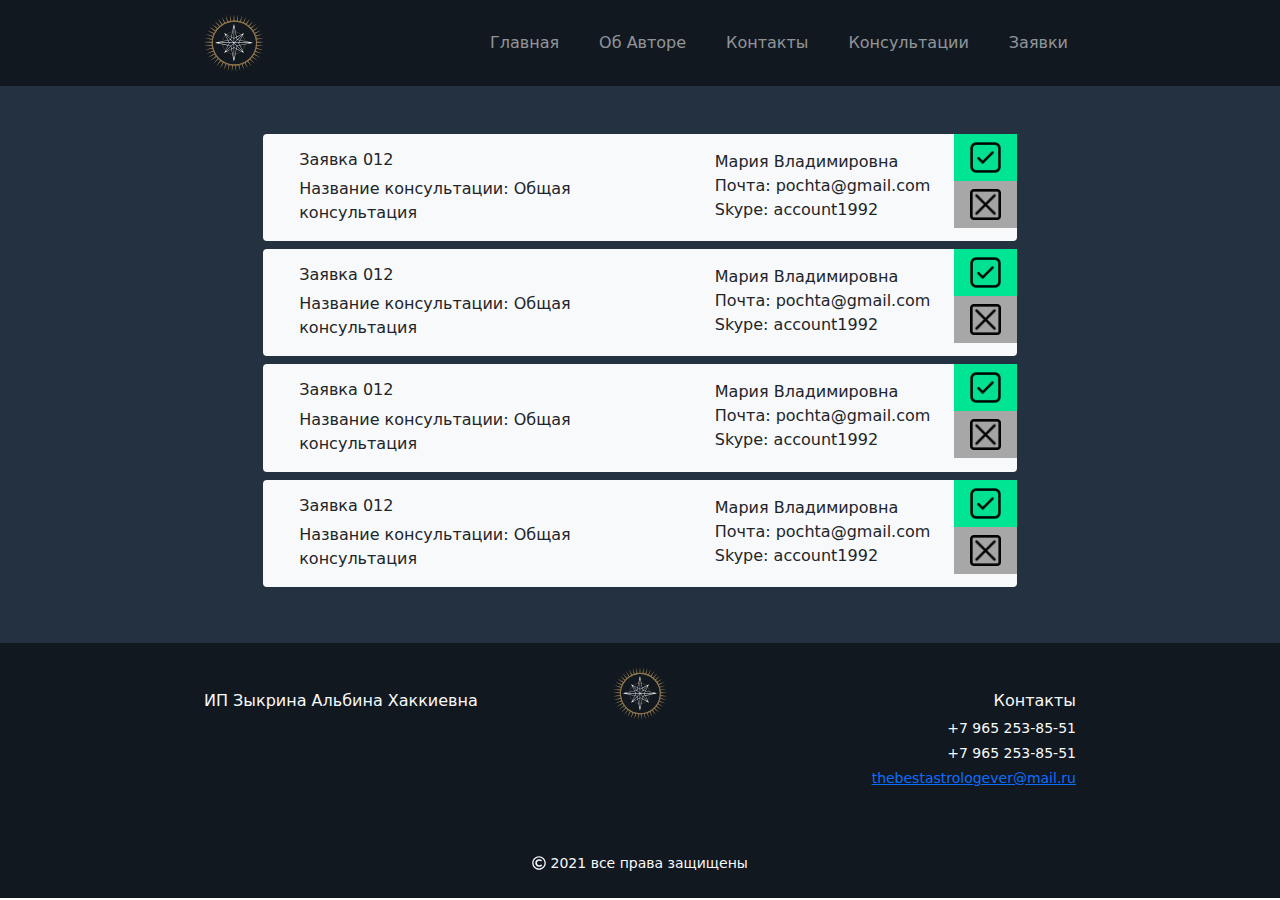
<file: applicationspage.html>
<!DOCTYPE html>
<html>
	<head>
		<meta charset="utf-8">
		<meta name="viewport" content="width=device-width, initial-scale=1">
		<title></title>
    <link rel="stylesheet" href="css/bootstrap.min.css">
    <link rel="stylesheet" href="css/style.css">
    <script defer src="js/fontawesome-all.min.js"></script>
	</head>
  <body>
    <nav class="navbar navbar-expand-sm navbar-dark bg-footer-header">
      <div class="container main-width">
        <a class="navbar-brand" href="index.html">
          <img src="img/logolg.svg" alt="" width="60" height="60">
        </a>
        <button class="navbar-toggler" type="button" data-bs-toggle="collapse" data-bs-target="#mynavbar">
          <span class="navbar-toggler-icon"></span>
        </button>
        <div class="collapse navbar-collapse d-flex justify-content-end" id="mynavbar">
          <ul class="navbar-nav">
            <li class="nav-item ms-4">
              <a class="nav-link" href="index.html">Главная</a>
            </li>
            <li class="nav-item ms-4">
              <a class="nav-link" href="index.html#about">Об Авторе</a>
            </li>
            <li class="nav-item ms-4">
              <a class="nav-link" href="#contacts">Контакты</a>
            </li>
            <li class="nav-item ms-4">
              <a class="nav-link" href="konst.html">Консультации</a>
            </li>
            <li class="nav-item ms-4">
              <a class="nav-link" href="applicationspage.html">Заявки</a>
            </li>
          </ul>
        </div>
      </div>
    </nav>

    <div class=" py-3 py-sm-5 container-fluid bg-blue" >
        <div class="container mt-100 width-sm">
           
            <div class="row bg-light rounded-2 mb-2">
              <div class="col-md-7">
                <h1 class="fs-6 ms-4 mt-3">Заявка 012</h1>
                <p class="ms-4 ">Название консультации: Общая консультация</p>
              </div>
              <div class="col-md-4">
                <p class="m-0 mt-3">Мария Владимировна</p>
                <p class="m-0">Почта: pochta@gmail.com</p>
                <p class="m-0 mb-3">Skype: account1992</p>
              </div>
              <div class="col-md-1 " style="height: 100%;">
                <div class="row">
                  <div class="col-12 bg-green" style="min-height: 50%;"><img src="img/Accept.png" width="80%" class="my-2 d-block m-auto"></div>
                  <div class="col-12 bg-gray"><img src="img/Cancel.png" width="80%" class="my-2 d-block m-auto"></div>
                </div>
              </div>
            </div>

            <div class="row bg-light rounded-2 mb-2">
              <div class="col-md-7">
                <h1 class="fs-6 ms-4 mt-3">Заявка 012</h1>
                <p class="ms-4 ">Название консультации: Общая консультация</p>
              </div>
              <div class="col-md-4">
                <p class="m-0 mt-3">Мария Владимировна</p>
                <p class="m-0">Почта: pochta@gmail.com</p>
                <p class="m-0 mb-3">Skype: account1992</p>
              </div>
              <div class="col-md-1 " style="height: 100%;">
                <div class="row">
                  <div class="col-12 bg-green" style="min-height: 50%;"><img src="img/Accept.png" width="80%" class="my-2 d-block m-auto"></div>
                  <div class="col-12 bg-gray"><img src="img/Cancel.png" width="80%" class="my-2 d-block m-auto"></div>
                </div>
              </div>
            </div>

            <div class="row bg-light rounded-2 mb-2">
              <div class="col-md-7">
                <h1 class="fs-6 ms-4 mt-3">Заявка 012</h1>
                <p class="ms-4 ">Название консультации: Общая консультация</p>
              </div>
              <div class="col-md-4">
                <p class="m-0 mt-3">Мария Владимировна</p>
                <p class="m-0">Почта: pochta@gmail.com</p>
                <p class="m-0 mb-3">Skype: account1992</p>
              </div>
              <div class="col-md-1 " style="height: 100%;">
                <div class="row">
                  <div class="col-12 bg-green" style="min-height: 50%;"><img src="img/Accept.png" width="80%" class="my-2 d-block m-auto"></div>
                  <div class="col-12 bg-gray"><img src="img/Cancel.png" width="80%" class="my-2 d-block m-auto"></div>
                </div>
              </div>
            </div>

            <div class="row bg-light rounded-2 mb-2">
              <div class="col-md-7">
                <h1 class="fs-6 ms-4 mt-3">Заявка 012</h1>
                <p class="ms-4 ">Название консультации: Общая консультация</p>
              </div>
              <div class="col-md-4">
                <p class="m-0 mt-3">Мария Владимировна</p>
                <p class="m-0">Почта: pochta@gmail.com</p>
                <p class="m-0 mb-3">Skype: account1992</p>
              </div>
              <div class="col-md-1 " style="height: 100%;">
                <div class="row">
                  <div class="col-12 bg-green" style="min-height: 50%;"><img src="img/Accept.png" width="80%" class="my-2 d-block m-auto"></div>
                  <div class="col-12 bg-gray"><img src="img/Cancel.png" width="80%" class="my-2 d-block m-auto"></div>
                </div>
              </div>
            </div>
           
        </div>
    </div>
      

      <footer class="small bg-footer-header ">
        <div class="container main-width" id="contacts">
          <div class="row text-light">
            <div class="col-sm-4 mt-4 ">
              <h6 class="mt-4">ИП Зыкрина Альбина Хаккиевна</h6>
              <ul class="list-unstyled">
                <li class="mb-1"></li>
              </ul>
            </div>
            <div class="col-sm-4 mt-4 text-center">
              <img src="img/logolg.svg" width="20%">
            </div>
            <div class="col-sm-4 mt-4 text-end">
              <h6 class="mt-4">Контакты</h6>
              <ul class="list-unstyled">
                <li class="mb-1">+7 965 253-85-51</li>
                <li class="mb-1">+7 965 253-85-51</li>
                <li class="mb-1"><a href="#" class="link-primary">thebestastrologever@mail.ru</a></li>
              </ul>
            </div>
          </div>
          <p class="text-center mb-0 mt-4 p-4 text-light"><i class="far fa-copyright"></i> 2021 все права защищены</p>
        </div>
      </footer>


    
    
    <script src="js/bootstrap.bundle.min.js"></script>
  </body>
</html>
</file>
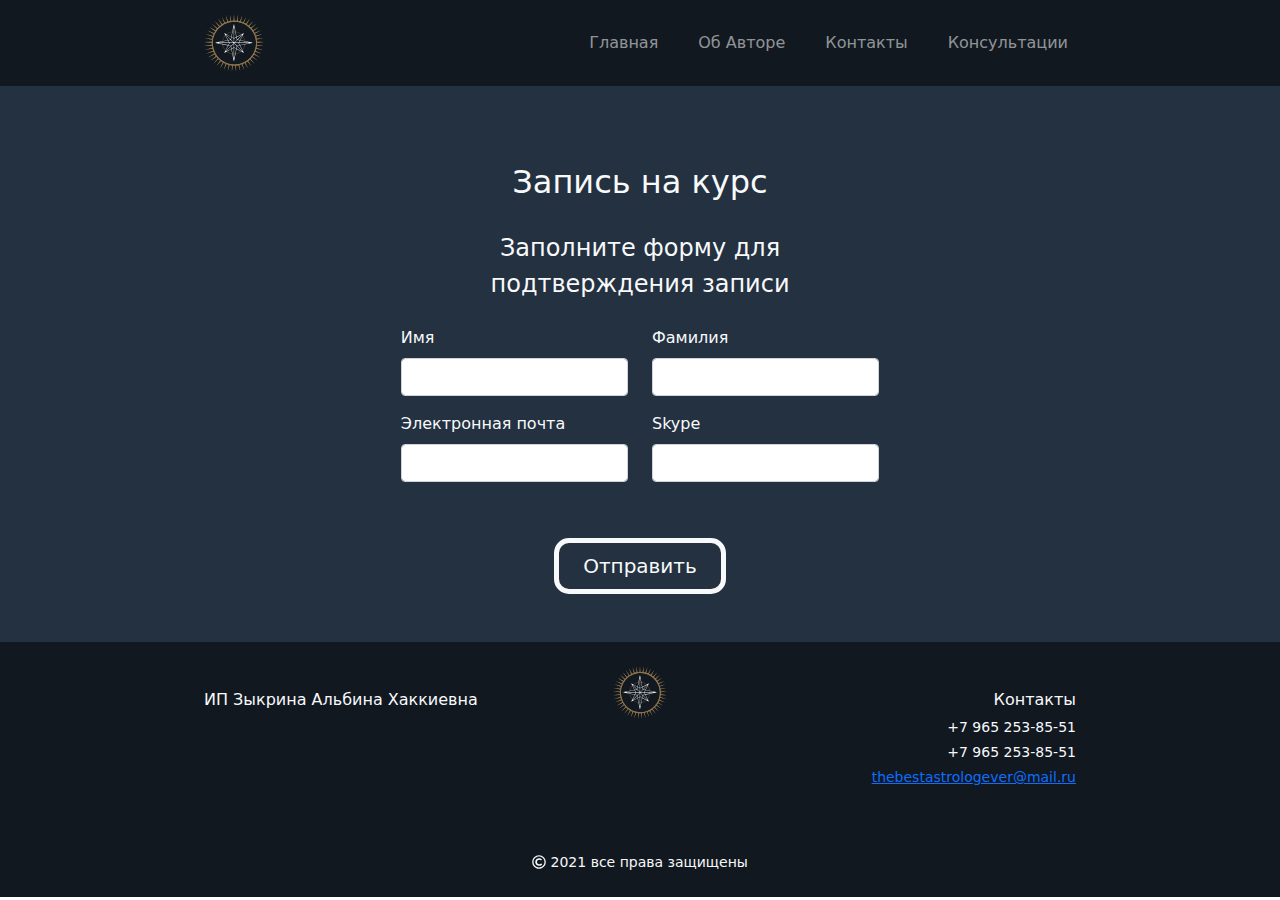
<file: form.html>
<!DOCTYPE html>
<html>
	<head>
		<meta charset="utf-8">
		<meta name="viewport" content="width=device-width, initial-scale=1">
		<title></title>
    <link rel="stylesheet" href="css/bootstrap.min.css">
    <link rel="stylesheet" href="css/style.css">
    <script defer src="js/fontawesome-all.min.js"></script>
	</head>
  <body>
    <nav class="navbar navbar-expand-sm navbar-dark bg-footer-header">
      <div class="container main-width">
        <a class="navbar-brand" href="index.html">
          <img src="img/logolg.svg" alt="" width="60" height="60">
        </a>
        <button class="navbar-toggler" type="button" data-bs-toggle="collapse" data-bs-target="#mynavbar">
          <span class="navbar-toggler-icon"></span>
        </button>
        <div class="collapse navbar-collapse d-flex justify-content-end" id="mynavbar">
          <ul class="navbar-nav">
            <li class="nav-item ms-4">
              <a class="nav-link" href="index.html">Главная</a>
            </li>
            <li class="nav-item ms-4">
              <a class="nav-link" href="index.html#about">Об Авторе</a>
            </li>
            <li class="nav-item ms-4">
              <a class="nav-link" href="#contacts">Контакты</a>
            </li>
            <li class="nav-item ms-4">
              <a class="nav-link" href="konst.html">Консультации</a>
            </li>
          </ul>
        </div>
      </div>
    </nav>

    <div class=" py-3 py-sm-5 container-fluid bg-blue text-light" >
        <div class="container mt-100 width-ssm">
            <div class="text-center fs-2 my-4 ">Запись на курс</div>
            <div class="text-center fs-4 my-4 ">Заполните форму для подтверждения записи</div>
            <div class="row gx-4">
                <div class="col-md-6">
                  <form>
                    <div class="mb-3">
                      <label for="exampleInputEmail1" class="form-label">Имя</label>
                      <input type="email" class="form-control" id="exampleInputName" aria-describedby="nameHelp">
                    </div>
                  </form>                
                </div>
                <div class="col-md-6">
                  <form>
                    <div class="mb-3">
                      <label for="exampleInputEmail1" class="form-label">Фамилия</label>
                      <input type="email" class="form-control" id="exampleInputSurname" aria-describedby="surnameHelp">
                    </div>
                  </form>
                </div>
            </div>
            <div class="row gx-4">
              <div class="col-md-6">
                <form>
                  <div class="mb-3">
                    <label for="exampleInputEmail1" class="form-label">Электронная почта</label>
                    <input type="email" class="form-control" id="exampleInputEmail1" aria-describedby="emailHelp">
                  </div>
                </form>                
              </div>
              <div class="col-md-6">
                <form>
                  <div class="mb-3">
                    <label for="exampleInputEmail1" class="form-label">Skype</label>
                    <input type="email" class="form-control" id="exampleInputSkype" aria-describedby="skypeHelp">
                  </div>
                </form>
              </div>
          </div>
            <div class="mt-40">
              <button type="button" class="btn btn-outline-light btn-lg px-4 border-5 d-block mx-auto" style="border-radius: 15px;"><a href="notif.html" class="none-link text-light">Отправить</a></button>
          </div>
        </div>
    </div>
      

      <footer class="small bg-footer-header ">
        <div class="container main-width" id="contacts">
          <div class="row text-light">
            <div class="col-sm-4 mt-4 ">
              <h6 class="mt-4">ИП Зыкрина Альбина Хаккиевна</h6>
              <ul class="list-unstyled">
                <li class="mb-1"></li>
              </ul>
            </div>
            <div class="col-sm-4 mt-4 text-center">
              <img src="img/logolg.svg" width="20%">
            </div>
            <div class="col-sm-4 mt-4 text-end">
              <h6 class="mt-4">Контакты</h6>
              <ul class="list-unstyled">
                <li class="mb-1">+7 965 253-85-51</li>
                <li class="mb-1">+7 965 253-85-51</li>
                <li class="mb-1"><a href="#" class="link-primary">thebestastrologever@mail.ru</a></li>
              </ul>
            </div>
          </div>
          <p class="text-center mb-0 mt-4 p-4 text-light"><i class="far fa-copyright"></i> 2021 все права защищены</p>
        </div>
      </footer>


    
    
    <script src="js/bootstrap.bundle.min.js"></script>
  </body>
</html>
</file>
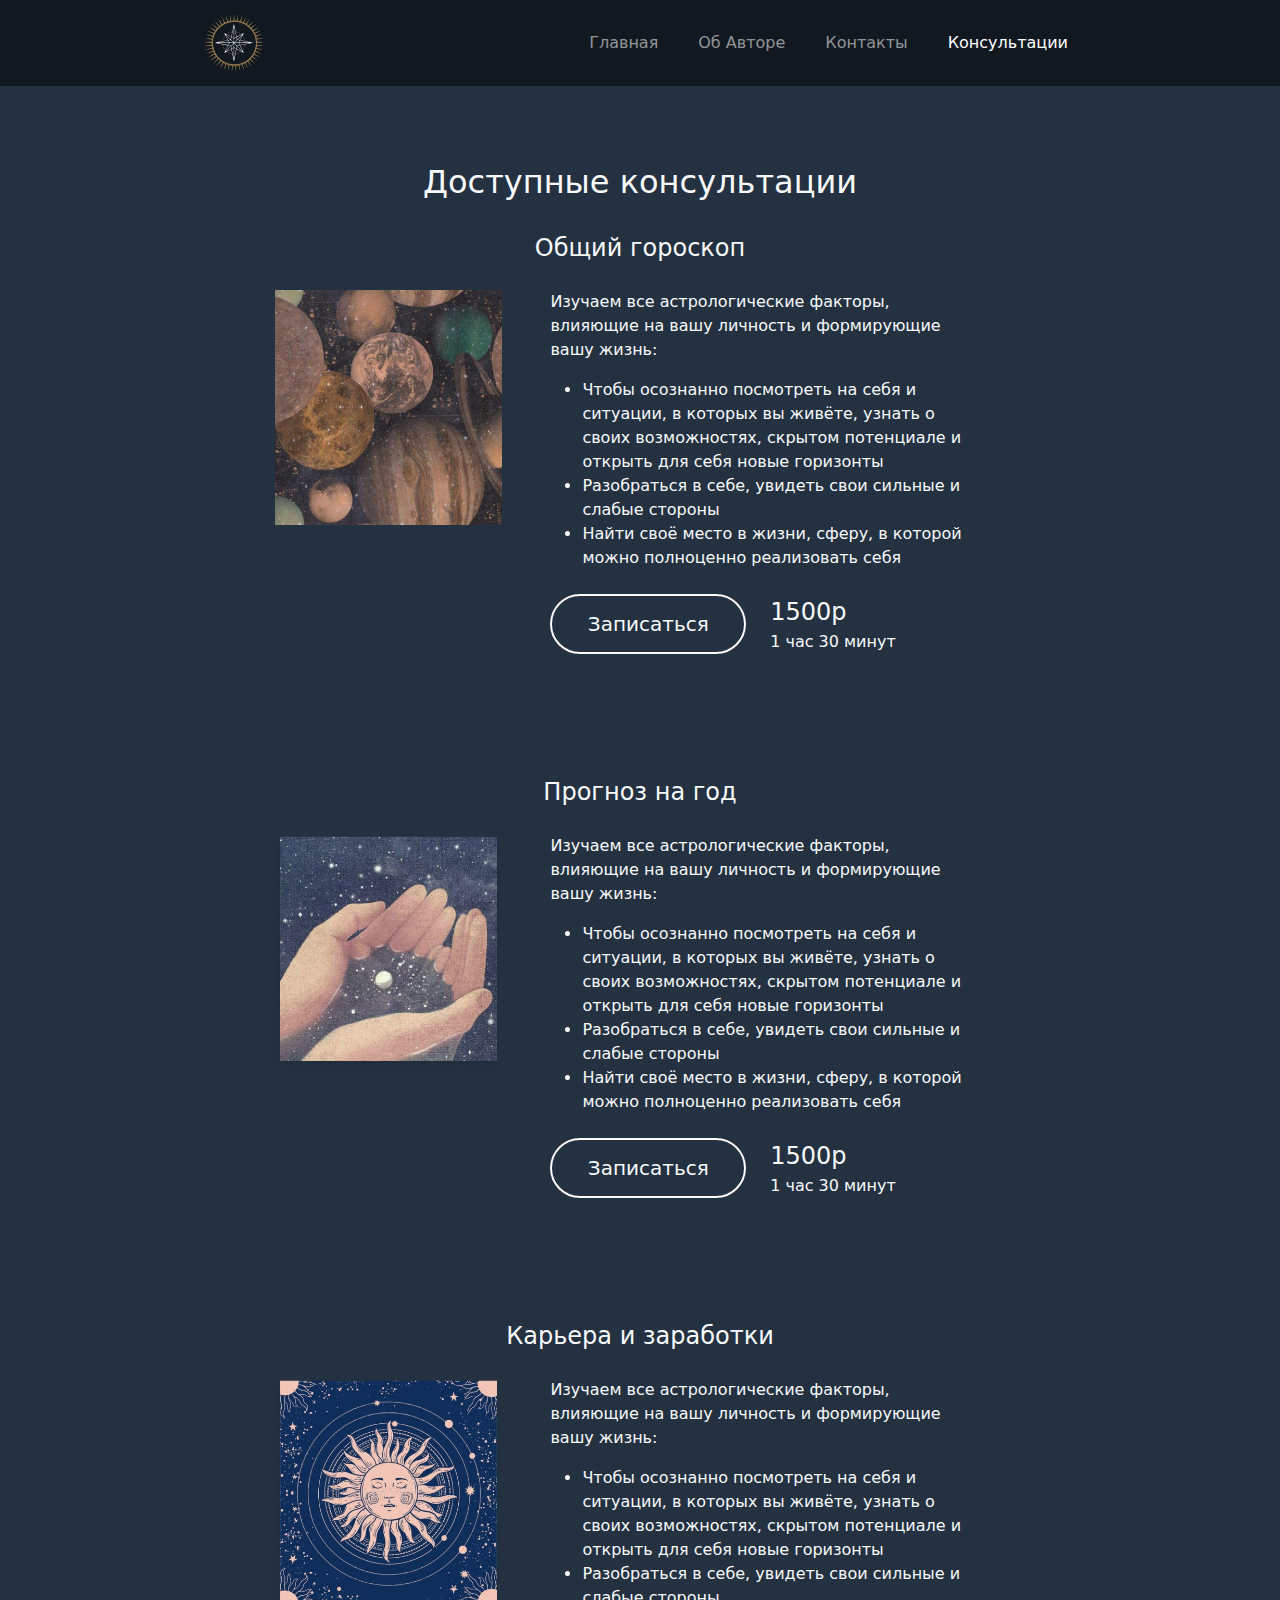
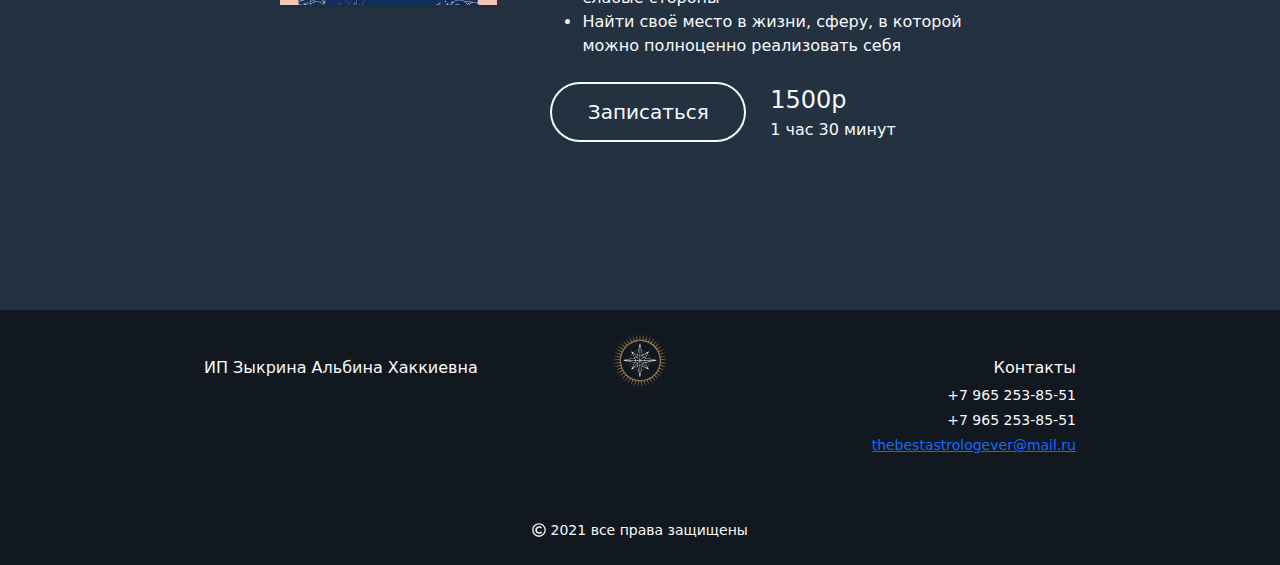
<file: konst.html>
<!DOCTYPE html>
<html>
	<head>
		<meta charset="utf-8">
		<meta name="viewport" content="width=device-width, initial-scale=1">
		<title></title>
    <link rel="stylesheet" href="css/bootstrap.min.css">
    <link rel="stylesheet" href="css/style.css">
    <script defer src="js/fontawesome-all.min.js"></script>
	</head>
  <body>
    <nav class="navbar navbar-expand-sm navbar-dark bg-footer-header">
      <div class="container main-width">
        <a class="navbar-brand" href="index.html">
          <img src="img/logolg.svg" alt="" width="60" height="60">
        </a>
        <button class="navbar-toggler" type="button" data-bs-toggle="collapse" data-bs-target="#mynavbar">
          <span class="navbar-toggler-icon"></span>
        </button>
        <div class="collapse navbar-collapse d-flex justify-content-end" id="mynavbar">
          <ul class="navbar-nav">
            <li class="nav-item ms-4">
              <a class="nav-link" href="index.html">Главная</a>
            </li>
            <li class="nav-item ms-4">
              <a class="nav-link" href="index.html#about">Об Авторе</a>
            </li>
            <li class="nav-item ms-4">
              <a class="nav-link" href="#contacts">Контакты</a>
            </li>
            <li class="nav-item ms-4">
              <a class="nav-link active" aria-current="page" href="konst.html">Консультации</a>
            </li>
          </ul>
        </div>
      </div>
    </nav>

    <div class=" py-3 py-sm-5 container-fluid bg-blue text-light" >
        <div class="container mb-100 width-sm">
            <div class="text-center fs-2 my-4 ">Доступные консультации</div>
            <div class="text-center fs-4 my-4 ">Общий гороскоп</div>
            <div class="row gx-4">
                <div class="col-sm-3 col-md-4 me-4">
                    <img src="img/image 2.png" class="img-fluid" alt="...">
                </div>
                <div class="col-sm-3 col-md-7">
                    <div>
                        <p>Изучаем все астрологические факторы, влияющие на вашу личность и формирующие вашу жизнь:</p>
                        
                        <ul>
                            <li>Чтобы осознанно посмотреть на себя и ситуации, в которых вы живёте, узнать о своих возможностях, скрытом потенциале и открыть для себя новые горизонты</li>
                            <li>Разобраться в себе, увидеть свои сильные и слабые стороны</li>
                            <li>Найти своё место в жизни, сферу, в которой можно полноценно реализовать себя</li>
                        </ul>
                    </div>

                    <div class="row mt-4">
                        <div class="col-sm-12 col-md-6 d-grid gap-2">
                            <button type="button" class="btn btn-outline-light btn-lg px-4 border-2 rounded-pill"><a href="form.html" class="none-link text-light">Записаться</a></button>
                        </div>
                        <div class="col-sm-12 col-md-6">
                            <p class="m-0 fs-4">1500р</p>
                            <p class="m-0">1 час 30 минут</p>
                        </div>
                    </div>
                </div>
            
            </div>
        </div>
        <div class="container width-sm mb-100">
            <div class="text-center fs-4 my-4">Прогноз на год</div>
            <div class="row gx-4">
                <div class="col-sm-3 col-md-4 me-4">
                    <img src="img/image 3.png" class="img-fluid" alt="...">
                </div>
                <div class="col-sm-3 col-md-7">
                    <div>
                        <p>Изучаем все астрологические факторы, влияющие на вашу личность и формирующие вашу жизнь:</p>
                        
                        <ul>
                            <li>Чтобы осознанно посмотреть на себя и ситуации, в которых вы живёте, узнать о своих возможностях, скрытом потенциале и открыть для себя новые горизонты</li>
                            <li>Разобраться в себе, увидеть свои сильные и слабые стороны</li>
                            <li>Найти своё место в жизни, сферу, в которой можно полноценно реализовать себя</li>
                        </ul>
                    </div>

                    <div class="row mt-4">
                        <div class="col-sm-12 col-md-6 d-grid gap-2">
                            <button type="button" class="btn btn-outline-light btn-lg px-4 border-2 rounded-pill"><a href="form.html" class="none-link text-light">Записаться</a></button>
                        </div>
                        <div class="col-sm-12 col-md-6">
                            <p class="m-0 fs-4">1500р</p>
                            <p class="m-0">1 час 30 минут</p>
                        </div>
                    </div>
                </div>
            
            </div>
        </div>
        <div class="container width-sm mb-100">
            <div class="text-center fs-4 my-4 ">Карьера и заработки</div>
            <div class="row gx-4">
                <div class="col-sm-3 col-md-4 me-4">
                    <img src="img/image 4.png" class="img-fluid" alt="...">
                </div>
                <div class="col-sm-3 col-md-7">
                    <div>
                        <p>Изучаем все астрологические факторы, влияющие на вашу личность и формирующие вашу жизнь:</p>
                        
                        <ul>
                            <li>Чтобы осознанно посмотреть на себя и ситуации, в которых вы живёте, узнать о своих возможностях, скрытом потенциале и открыть для себя новые горизонты</li>
                            <li>Разобраться в себе, увидеть свои сильные и слабые стороны</li>
                            <li>Найти своё место в жизни, сферу, в которой можно полноценно реализовать себя</li>
                        </ul>
                    </div>

                    <div class="row mt-4">
                        <div class="col-sm-12 col-md-6 d-grid gap-2">
                            <button type="button" class="btn btn-outline-light btn-lg px-4 border-2 rounded-pill"><a href="form.html" class="none-link text-light">Записаться</a></button>
                        </div>
                        <div class="col-sm-12 col-md-6">
                            <p class="m-0 fs-4">1500р</p>
                            <p class="m-0">1 час 30 минут</p>
                        </div>
                    </div>
                </div>
            
            </div>
        </div>
    </div>
      

      <footer class="small bg-footer-header ">
        <div class="container main-width" id="contacts">
          <div class="row text-light">
            <div class="col-sm-4 mt-4 ">
              <h6 class="mt-4">ИП Зыкрина Альбина Хаккиевна</h6>
              <ul class="list-unstyled">
                <li class="mb-1"></li>
              </ul>
            </div>
            <div class="col-sm-4 mt-4 text-center">
              <img src="img/logolg.svg" width="20%">
            </div>
            <div class="col-sm-4 mt-4 text-end">
              <h6 class="mt-4">Контакты</h6>
              <ul class="list-unstyled">
                <li class="mb-1">+7 965 253-85-51</li>
                <li class="mb-1">+7 965 253-85-51</li>
                <li class="mb-1"><a href="#" class="link-primary">thebestastrologever@mail.ru</a></li>
              </ul>
            </div>
          </div>
          <p class="text-center mb-0 mt-4 p-4 text-light"><i class="far fa-copyright"></i> 2021 все права защищены</p>
        </div>
      </footer>


    
    
    <script src="js/bootstrap.bundle.min.js"></script>
  </body>
</html>
</file>
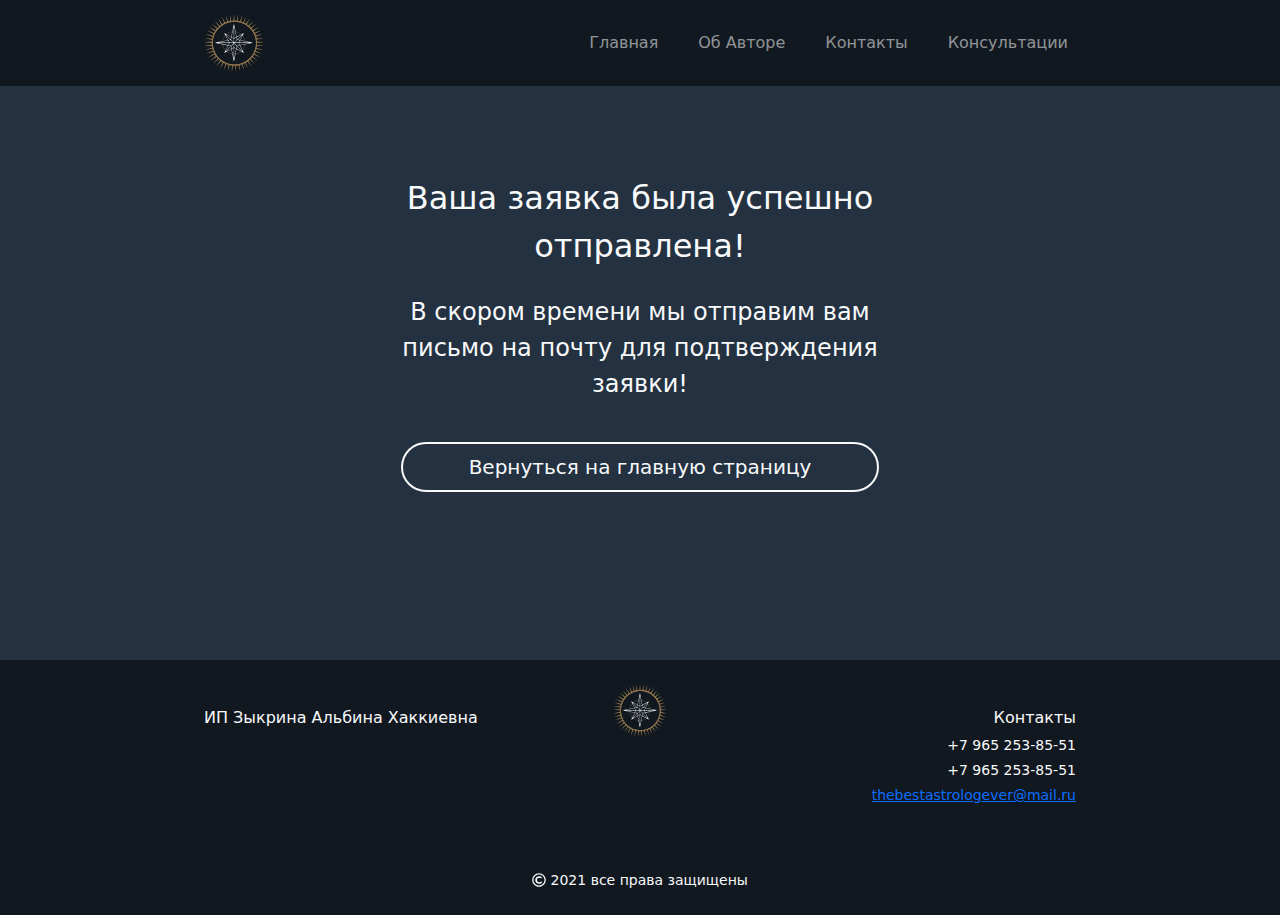
<file: notif.html>
<!DOCTYPE html>
<html>
	<head>
		<meta charset="utf-8">
		<meta name="viewport" content="width=device-width, initial-scale=1">
		<title></title>
    <link rel="stylesheet" href="css/bootstrap.min.css">
    <link rel="stylesheet" href="css/style.css">
    <script defer src="js/fontawesome-all.min.js"></script>
	</head>
  <body>
    <nav class="navbar navbar-expand-sm navbar-dark bg-footer-header">
      <div class="container main-width">
        <a class="navbar-brand" href="index.html">
          <img src="img/logolg.svg" alt="" width="60" height="60">
        </a>
        <button class="navbar-toggler" type="button" data-bs-toggle="collapse" data-bs-target="#mynavbar">
          <span class="navbar-toggler-icon"></span>
        </button>
        <div class="collapse navbar-collapse d-flex justify-content-end" id="mynavbar">
          <ul class="navbar-nav">
            <li class="nav-item ms-4">
              <a class="nav-link" href="index.html">Главная</a>
            </li>
            <li class="nav-item ms-4">
              <a class="nav-link" href="index.html#about">Об Авторе</a>
            </li>
            <li class="nav-item ms-4">
              <a class="nav-link" href="#contacts">Контакты</a>
            </li>
            <li class="nav-item ms-4">
              <a class="nav-link" href="konst.html">Консультации</a>
            </li>
          </ul>
        </div>
      </div>
    </nav>

    <div class=" py-3 py-sm-5 container-fluid bg-blue text-light" >
        <div class="container mt-40 width-ssm mb-100">
            <div class="text-center fs-2 my-4 ">Ваша заявка была успешно отправлена!</div>
            <div class="text-center fs-4 my-4 ">В скором времени мы отправим вам письмо на почту
              для подтверждения заявки!</div>
            <div class="mt-40">
              <a href="index.html" class="btn btn-outline-light btn-lg px-4 border-2 rounded-pill d-block mx-auto ">Вернуться на главную страницу</a>
          </div>
        </div>
    </div>
      

      <footer class="small bg-footer-header ">
        <div class="container main-width" id="contacts">
          <div class="row text-light">
            <div class="col-sm-4 mt-4 ">
              <h6 class="mt-4">ИП Зыкрина Альбина Хаккиевна</h6>
              <ul class="list-unstyled">
                <li class="mb-1"></li>
              </ul>
            </div>
            <div class="col-sm-4 mt-4 text-center">
              <img src="img/logolg.svg" width="20%">
            </div>
            <div class="col-sm-4 mt-4 text-end">
              <h6 class="mt-4">Контакты</h6>
              <ul class="list-unstyled">
                <li class="mb-1">+7 965 253-85-51</li>
                <li class="mb-1">+7 965 253-85-51</li>
                <li class="mb-1"><a href="#" class="link-primary">thebestastrologever@mail.ru</a></li>
              </ul>
            </div>
          </div>
          <p class="text-center mb-0 mt-4 p-4 text-light"><i class="far fa-copyright"></i> 2021 все права защищены</p>
        </div>
      </footer>


    
    
    <script src="js/bootstrap.bundle.min.js"></script>
  </body>
</html>
</file>
<file: css/style.css>
@font-face {
    font-family: Oranienbaum;
    src: url(fonts/Oranienbaum/Oranienbaum-Regular.ttf);
}
.ff-orn {
    font-family: Oranienbaum;
}
.bg-dark-blue {
    background-color: #19222C;
}

.bg-blue{
    background-color: #233141;
}
.bg-green{
    background-color: #00E593;
}
.bg-gray {
    background-color: #A7A7A7;
}
.bg-footer-header {
    background-color: #111820;
}

.main-width {
    width: 70%;
}

.width-sm {
    width: 60%;
}
.width-ssm {
    width: 40%;
}
.mb-100 {
    margin-bottom: 120px;
}
.mb-5{
    margin-bottom: 50px;
}
.mt-40 {
    margin-top: 40px;
}
.none-link {
    text-decoration: none;
   
}
.none-link:hover{
    
}
.btn-outline-light:hover > a{
    color: black;
}
</file>
